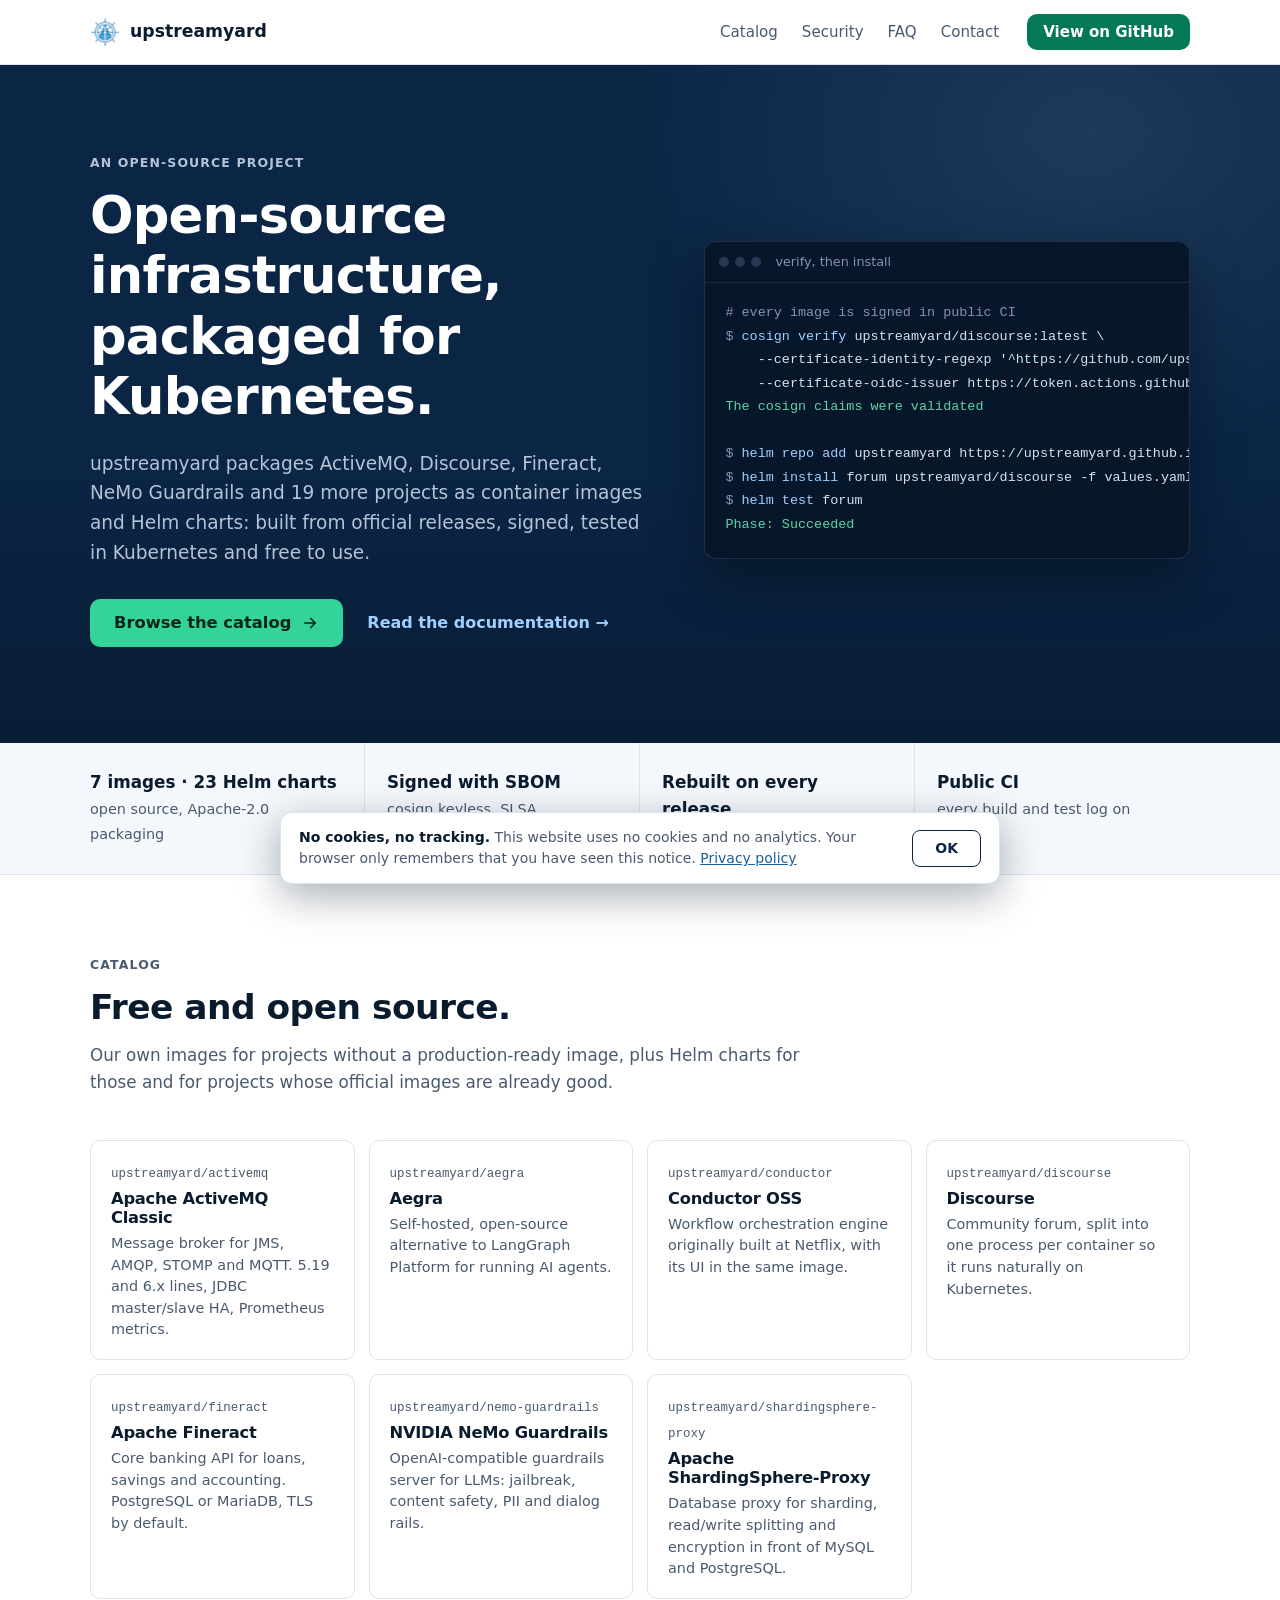
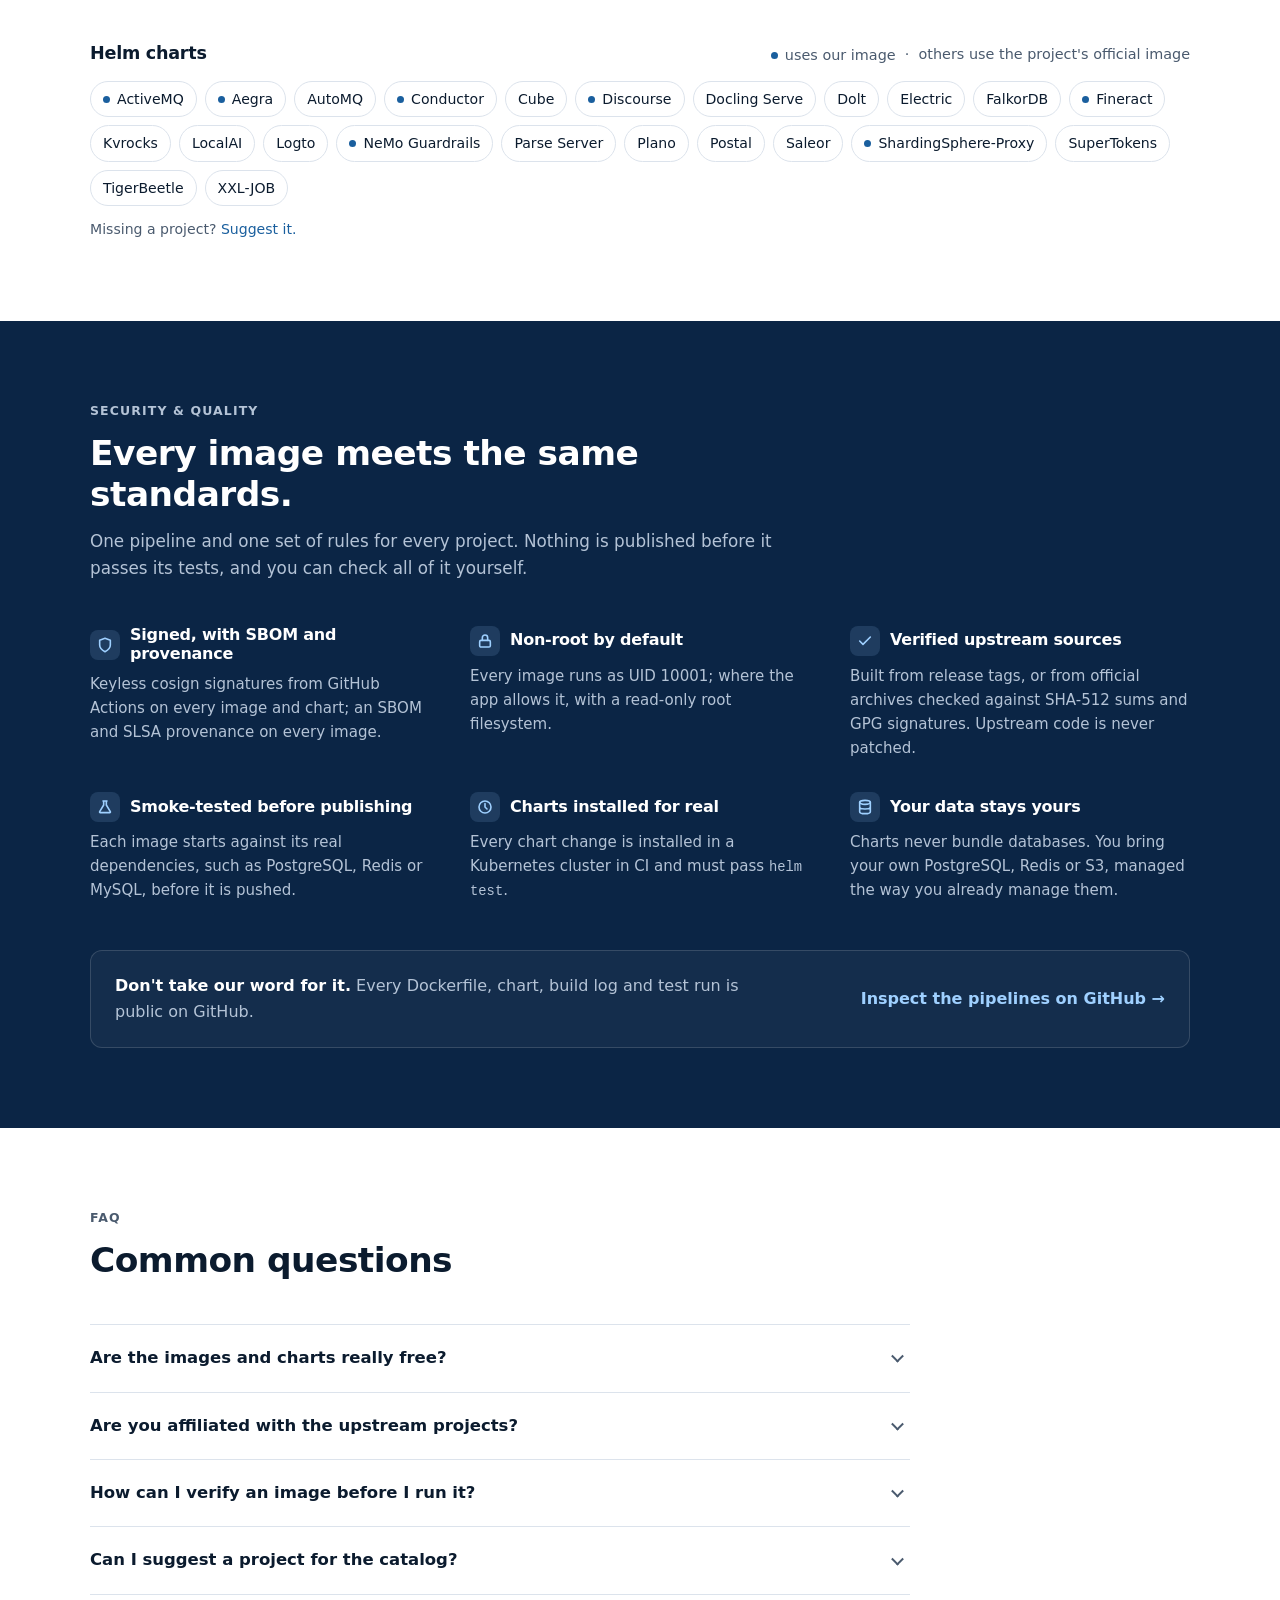
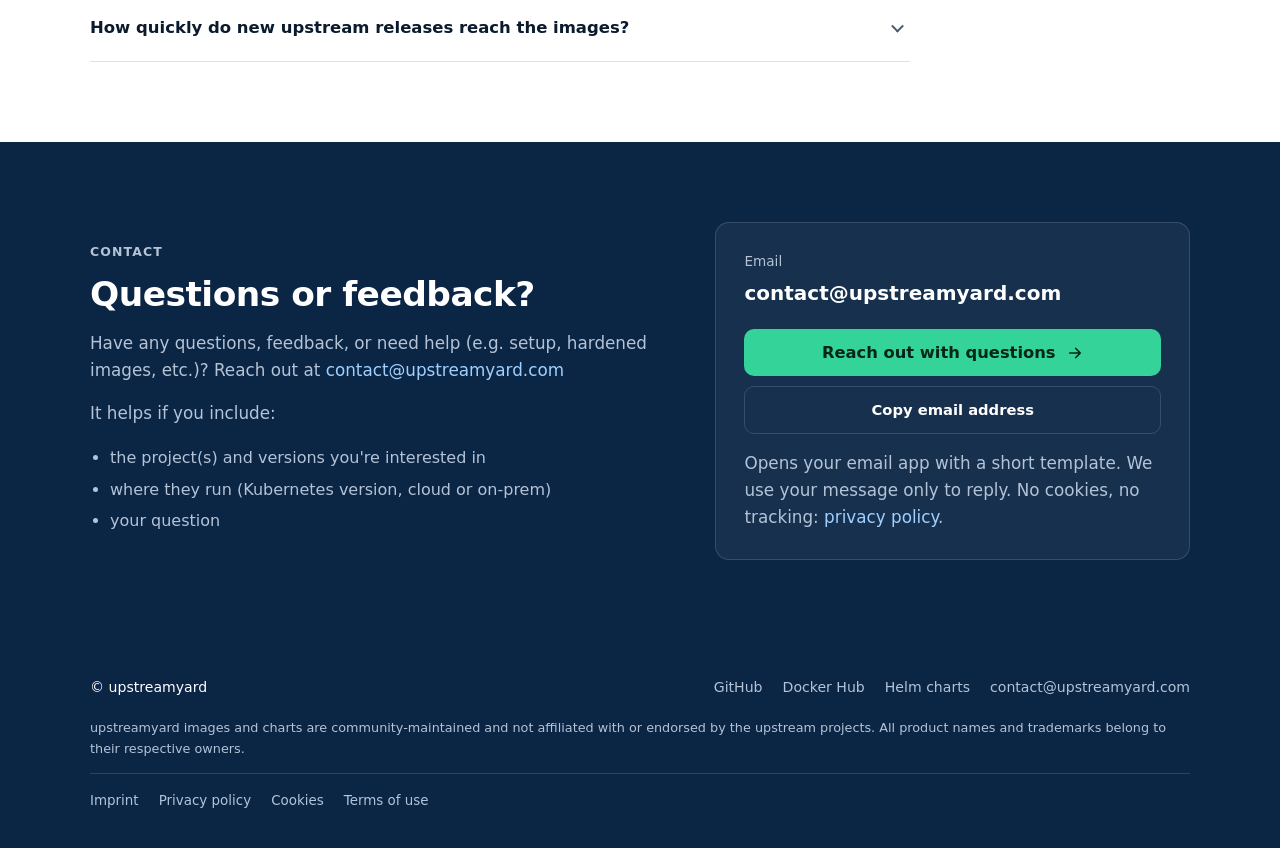
<file: index.html>
<!doctype html>
<html lang="en">
<head>
<meta charset="utf-8">
<meta name="viewport" content="width=device-width, initial-scale=1">
<title>upstreamyard · Signed container images and Helm charts for open-source infrastructure</title>
<meta name="description" content="upstreamyard is an open-source project: signed, tested container images and Helm charts for open-source infrastructure on Kubernetes, rebuilt on every upstream release and free to use.">
<meta name="color-scheme" content="light dark">
<link rel="icon" href="favicon.ico" sizes="48x48">
<link rel="icon" type="image/png" sizes="192x192" href="assets/favicon-192.png">
<link rel="apple-touch-icon" href="assets/apple-touch-icon.png">
<link rel="canonical" href="https://upstreamyard.github.io/">
<meta property="og:type" content="website">
<meta property="og:url" content="https://upstreamyard.github.io/">
<meta property="og:title" content="upstreamyard · Signed container images and Helm charts">
<meta property="og:description" content="An open-source project: signed, tested container images and Helm charts for open-source infrastructure, free to use.">
<meta property="og:image" content="https://upstreamyard.github.io/assets/logo.png">
<meta name="twitter:card" content="summary">
<style>
  /*
    Palette (60-30-10):
      60  neutrals   white / cool grey surfaces, near-navy text
      30  navy       #0b2545, hero, standards band, contact band, footer
      10  green      the call to action only, nowhere else on the page
    Blue (#1a5f9e, from the logo) is used for links and icons, never for buttons.
    Every text and button pairing meets WCAG AA (4.5:1 for text, 3:1 for buttons).
  */
  :root {
    --page: #ffffff;
    --surface: #f4f7fb;
    --card: #ffffff;
    --text: #0b1b2e;
    --muted: #4a5a6e;
    --border: #dce3ec;
    --link: #1a5f9e;
    --link-hover: #124a7d;
    --icon-bg: #e6eff8;
    --navy: #0b2545;
    --navy-2: #081c35;
    --cta: #047857;
    --cta-hover: #065f46;
    --cta-text: #ffffff;
    --code-bg: #06162b;
    --code-text: #d5e2f0;
    --code-dim: #8196ad;
    --code-cmd: #9fd0ff;
    --code-ok: #5fd3a4;
    --shadow: 0 1px 2px rgba(11, 27, 46, .05), 0 10px 30px rgba(11, 27, 46, .07);
    --radius: 12px;
    --max: 1140px;
    color-scheme: light;
  }
  @media (prefers-color-scheme: dark) {
    :root {
      --page: #0a1422;
      --surface: #0e1a2b;
      --card: #111f33;
      --text: #e8eef5;
      --muted: #a3b3c6;
      --border: #22344c;
      --link: #8cc4f5;
      --link-hover: #b3d8fa;
      --icon-bg: #16304d;
      --navy: #0f2a4a;
      --navy-2: #0c223d;
      --cta: #34d399;
      --cta-hover: #6ee7b7;
      --cta-text: #03251a;
      --code-bg: #050e1a;
      --shadow: 0 1px 2px rgba(0, 0, 0, .3), 0 10px 30px rgba(0, 0, 0, .3);
      color-scheme: dark;
    }
  }
  /* Navy sections re-point the tokens, so components inside them need no special cases. */
  .on-navy {
    --text: #ffffff;
    --muted: #b4c3d6;
    --border: rgba(255, 255, 255, .14);
    --link: #9fd0ff;
    --link-hover: #cfe8ff;
    --icon-bg: rgba(159, 208, 255, .14);
    --card: rgba(255, 255, 255, .05);
    --cta: #34d399;
    --cta-hover: #6ee7b7;
    --cta-text: #03251a;
    background: var(--navy);
    color: var(--text);
  }

  *, *::before, *::after { box-sizing: border-box; }
  html { scroll-behavior: smooth; scroll-padding-top: 72px; }
  body {
    margin: 0;
    background: var(--page);
    color: var(--text);
    font: 16px/1.6 ui-sans-serif, system-ui, -apple-system, "Segoe UI", Roboto, "Helvetica Neue", Arial, sans-serif;
    -webkit-font-smoothing: antialiased;
  }
  img { max-width: 100%; display: block; }
  a { color: var(--link); text-decoration: none; }
  a:hover { color: var(--link-hover); text-decoration: underline; }
  code, pre { font-family: ui-monospace, SFMono-Regular, "SF Mono", Menlo, Consolas, "Liberation Mono", monospace; font-size: .92em; }
  :focus-visible { outline: 3px solid var(--link); outline-offset: 2px; border-radius: 6px; }

  .wrap { max-width: var(--max); margin: 0 auto; padding-inline: 20px; }
  section { padding-block: 80px; }
  .eyebrow {
    display: block; margin-bottom: 12px;
    font-size: .78rem; font-weight: 650; letter-spacing: .09em; text-transform: uppercase;
    color: var(--muted);
  }
  h1, h2, h3 { margin: 0; line-height: 1.18; letter-spacing: -.015em; }
  h1 { font-size: clamp(2.1rem, 4.4vw, 3.2rem); font-weight: 750; }
  h2 { font-size: clamp(1.6rem, 3vw, 2.15rem); font-weight: 720; }
  h3 { font-size: 1.1rem; font-weight: 650; }
  .section-head { max-width: 46em; margin-bottom: 44px; }
  .section-head p { color: var(--muted); margin: 14px 0 0; font-size: 1.05rem; }

  /* The one call to action. Same color and wording everywhere it appears. */
  .cta {
    display: inline-flex; align-items: center; justify-content: center; gap: 10px;
    padding: 14px 24px; border-radius: 10px;
    background: var(--cta); color: var(--cta-text);
    font-weight: 650; font-size: 1.02rem; line-height: 1.2;
    border: 0; cursor: pointer;
    transition: background-color .15s;
  }
  .cta:hover { background: var(--cta-hover); color: var(--cta-text); text-decoration: none; }
  .cta svg { width: 18px; height: 18px; flex: none; }
  .cta-sm { padding: 9px 16px; font-size: .94rem; white-space: nowrap; }
  .text-link { font-weight: 600; }
  .note { color: var(--muted); font-size: .88rem; margin: 12px 0 0; }

  /* Header: minimal, anchored, with the CTA always in reach */
  header.site {
    position: sticky; top: 0; z-index: 10;
    background: color-mix(in srgb, var(--page) 90%, transparent);
    backdrop-filter: saturate(1.4) blur(10px);
    -webkit-backdrop-filter: saturate(1.4) blur(10px);
    border-bottom: 1px solid var(--border);
  }
  header.site .wrap { display: flex; align-items: center; gap: 28px; height: 64px; }
  .brand { display: flex; align-items: center; gap: 10px; font-weight: 700; font-size: 1.08rem; color: var(--text); }
  .brand:hover { text-decoration: none; color: var(--text); }
  .brand img { width: 30px; height: 30px; border-radius: 7px; background: #fff; }
  nav.links { display: flex; gap: 24px; margin-left: auto; }
  nav.links a { color: var(--muted); font-weight: 500; font-size: .94rem; }
  nav.links a:hover { color: var(--text); text-decoration: none; }
  @media (max-width: 820px) {
    nav.links { display: none; }
    header.site .cta { margin-left: auto; }
  }

  /* Hero */
  .hero { padding-block: 88px 96px; position: relative; overflow: hidden; }
  .hero::after {
    content: ""; position: absolute; inset: 0; pointer-events: none;
    background:
      radial-gradient(60% 80% at 85% 10%, rgba(159, 208, 255, .12), transparent 60%),
      linear-gradient(180deg, transparent 60%, var(--navy-2));
  }
  .hero .wrap { position: relative; z-index: 1; }
  .hero-grid { display: grid; grid-template-columns: 1.15fr 1fr; gap: 56px; align-items: center; }
  @media (max-width: 940px) { .hero-grid { grid-template-columns: 1fr; gap: 44px; } }
  .hero .lead { font-size: 1.16rem; color: var(--muted); margin: 22px 0 0; max-width: 34em; }
  .hero-actions { display: flex; flex-wrap: wrap; align-items: center; gap: 14px 24px; margin-top: 32px; }
  .hero .note { color: var(--muted); }

  .terminal {
    background: var(--code-bg); color: var(--code-text);
    border: 1px solid rgba(255, 255, 255, .1); border-radius: var(--radius);
    box-shadow: 0 20px 50px rgba(0, 0, 0, .35);
    overflow: hidden; min-width: 0;
  }
  .terminal-bar {
    display: flex; align-items: center; gap: 6px;
    padding: 10px 14px; border-bottom: 1px solid rgba(255, 255, 255, .08);
    color: var(--code-dim); font-size: .8rem;
  }
  .terminal-bar i { width: 10px; height: 10px; border-radius: 50%; background: #253752; }
  .terminal-bar b { font-weight: 500; margin-left: 8px; }
  .terminal pre { margin: 0; padding: 18px 20px 22px; overflow-x: auto; font-size: .84rem; line-height: 1.75; }
  .terminal .c { color: var(--code-dim); }
  .terminal .p { color: var(--code-dim); user-select: none; }
  .terminal .k { color: var(--code-cmd); }
  .terminal .ok { color: var(--code-ok); }

  /* Proof bar: verifiable facts, not logos we don't have */
  .proof { padding-block: 0; background: var(--surface); border-bottom: 1px solid var(--border); }
  .proof ul {
    list-style: none; margin: 0; padding: 0;
    display: grid; grid-template-columns: repeat(4, 1fr);
  }
  .proof li { padding: 26px 22px; border-right: 1px solid var(--border); }
  .proof li:first-child { padding-left: 0; }
  .proof li:last-child { border-right: 0; }
  .proof b { display: block; font-size: 1.05rem; }
  .proof span { color: var(--muted); font-size: .9rem; }
  @media (max-width: 860px) {
    .proof ul { grid-template-columns: 1fr 1fr; }
    .proof li { padding: 20px 16px 20px 0; border-right: 0; border-bottom: 1px solid var(--border); }
    .proof li:nth-last-child(-n+2) { border-bottom: 0; }
  }


  /* Standards band */
  .icon {
    width: 42px; height: 42px; border-radius: 10px; flex: none;
    display: grid; place-items: center;
    background: var(--icon-bg); color: var(--link);
  }
  .standards { display: grid; grid-template-columns: repeat(3, 1fr); gap: 32px 40px; }
  @media (max-width: 940px) { .standards { grid-template-columns: 1fr 1fr; } }
  @media (max-width: 620px) { .standards { grid-template-columns: 1fr; } }
  .std h3 { font-size: 1rem; display: flex; align-items: center; gap: 10px; }
  .std h3 .icon { width: 30px; height: 30px; border-radius: 8px; margin: 0; }
  .std h3 .icon svg { width: 16px; height: 16px; }
  .std p { margin: 8px 0 0; color: var(--muted); font-size: .94rem; }
  .verify {
    margin-top: 48px; padding: 22px 24px; border-radius: var(--radius);
    border: 1px solid var(--border); background: rgba(255, 255, 255, .04);
    display: flex; flex-wrap: wrap; gap: 12px 24px; align-items: center; justify-content: space-between;
  }
  .verify p { margin: 0; color: var(--muted); max-width: 40em; }
  .verify strong { color: var(--text); }

  /* Catalog */
  .images { display: grid; grid-template-columns: repeat(auto-fill, minmax(250px, 1fr)); gap: 14px; }
  .img-card {
    display: block; background: var(--card); border: 1px solid var(--border);
    border-radius: 10px; padding: 18px 20px; color: var(--text);
    transition: border-color .15s, box-shadow .15s;
  }
  .img-card:hover { border-color: var(--link); text-decoration: none; color: var(--text); box-shadow: var(--shadow); }
  .img-card code { font-size: .78rem; color: var(--muted); }
  .img-card h3 { margin: 4px 0 6px; font-size: 1.02rem; }
  .img-card p { margin: 0; color: var(--muted); font-size: .9rem; line-height: 1.5; }
  .charts-head { display: flex; flex-wrap: wrap; align-items: baseline; justify-content: space-between; gap: 8px 24px; margin: 44px 0 14px; }
  .charts-head p { margin: 0; color: var(--muted); font-size: .9rem; }
  .chips { display: flex; flex-wrap: wrap; gap: 8px; }
  .chip {
    display: inline-flex; align-items: center; gap: 7px;
    padding: 6px 12px; border-radius: 999px;
    border: 1px solid var(--border); background: var(--card);
    color: var(--text); font-size: .88rem;
  }
  .chip:hover { border-color: var(--link); color: var(--link); text-decoration: none; }
  .chip.ours::before, .legend::before { content: ""; width: 7px; height: 7px; border-radius: 50%; background: var(--link); }
  .legend { display: inline-flex; align-items: center; gap: 7px; }


  /* FAQ */
  .faq { max-width: 820px; }
  .faq details { border-bottom: 1px solid var(--border); }
  .faq details:first-of-type { border-top: 1px solid var(--border); }
  .faq summary {
    cursor: pointer; list-style: none; padding: 20px 36px 20px 0; position: relative;
    font-weight: 620; font-size: 1.03rem;
  }
  .faq summary::-webkit-details-marker { display: none; }
  .faq summary::after {
    content: ""; position: absolute; right: 8px; top: 50%;
    width: 9px; height: 9px; border-right: 2px solid var(--muted); border-bottom: 2px solid var(--muted);
    transform: translateY(-70%) rotate(45deg); transition: transform .2s;
  }
  .faq details[open] summary::after { transform: translateY(-30%) rotate(-135deg); }
  .faq details > div { padding: 0 0 22px; color: var(--muted); }
  .faq details > div p { margin: 0 0 10px; }
  .faq pre {
    margin: 10px 0 0; padding: 14px 16px; border-radius: 8px; overflow-x: auto;
    background: var(--code-bg); color: var(--code-text); font-size: .8rem; line-height: 1.6;
  }

  /* Contact */
  .contact-grid { display: grid; grid-template-columns: 1.2fr 1fr; gap: 56px; align-items: center; }
  @media (max-width: 900px) { .contact-grid { grid-template-columns: 1fr; gap: 36px; } }
  .contact-grid > div > p { color: var(--muted); margin: 16px 0 0; font-size: 1.05rem; }
  .contact-grid ul { margin: 18px 0 0; padding-left: 20px; color: var(--muted); }
  .contact-grid li { margin-bottom: 6px; }
  .contact-card {
    background: var(--card); border: 1px solid var(--border); border-radius: 14px; padding: 28px;
  }
  .contact-card small { display: block; color: var(--muted); font-size: .85rem; }
  .contact-card .addr { display: block; font-size: 1.25rem; font-weight: 650; margin: 4px 0 20px; word-break: break-all; }
  .contact-card .cta { width: 100%; }
  .copy-mail {
    width: 100%; margin-top: 10px; padding: 11px; cursor: pointer;
    font: inherit; font-size: .92rem; font-weight: 600;
    color: var(--text); background: transparent; border: 1px solid var(--border); border-radius: 10px;
  }
  .copy-mail:hover { border-color: var(--muted); }

  /* Footer */
  footer { background: var(--navy-2); padding-block: 36px; font-size: .88rem; }
  footer .wrap { display: flex; flex-wrap: wrap; gap: 14px 32px; justify-content: space-between; align-items: center; }
  footer nav { display: flex; flex-wrap: wrap; gap: 20px; }
  footer nav a { color: var(--muted); }
  footer nav a:hover { color: var(--text); }
  footer .legal { flex-basis: 100%; color: var(--muted); font-size: .8rem; margin: 6px 0 0; }
  footer .legal-links {
    flex-basis: 100%; padding-top: 16px; border-top: 1px solid var(--border);
    display: flex; flex-wrap: wrap; gap: 8px 20px; font-size: .84rem;
  }

  @media (prefers-reduced-motion: reduce) {
    html { scroll-behavior: auto; }
    * { transition: none !important; }
  }
</style>
</head>
<body>

<header class="site">
  <div class="wrap">
    <a class="brand" href="#top" aria-label="upstreamyard home">
      <img src="assets/logo.png" alt="" width="30" height="30">
      upstreamyard
    </a>
    <nav class="links" aria-label="Sections">
      <a href="#catalog">Catalog</a>
      <a href="#security">Security</a>
      <a href="#faq">FAQ</a>
      <a href="#contact">Contact</a>
    </nav>
    <a class="cta cta-sm" href="https://github.com/upstreamyard" target="_blank" rel="noopener">View on GitHub</a>
  </div>
</header>

<main id="top">

  <!-- Hero: what the project is, where to start -->
  <section class="hero on-navy">
    <div class="wrap hero-grid">
      <div>
        <span class="eyebrow">An open-source project</span>
        <h1>Open-source infrastructure, packaged for Kubernetes.</h1>
        <p class="lead">
          upstreamyard packages ActiveMQ, Discourse, Fineract, NeMo Guardrails and 19 more projects as container
          images and Helm charts: built from official releases, signed, tested in Kubernetes and free to use.
        </p>
        <div class="hero-actions">
          <a class="cta" href="#catalog">
            Browse the catalog
            <svg viewBox="0 0 24 24" fill="none" stroke="currentColor" stroke-width="2.2" stroke-linecap="round" stroke-linejoin="round" aria-hidden="true"><path d="M5 12h14M13 6l6 6-6 6"/></svg>
          </a>
          <a class="text-link" href="https://github.com/upstreamyard/helm-charts#readme" target="_blank" rel="noopener">Read the documentation →</a>
        </div>
      </div>

      <div class="terminal" role="figure" aria-label="Example: install a chart and verify its image signature">
        <div class="terminal-bar"><i></i><i></i><i></i><b>verify, then install</b></div>
<pre><span class="c"># every image is signed in public CI</span>
<span class="p">$ </span><span class="k">cosign verify</span> upstreamyard/discourse:latest \
    --certificate-identity-regexp '^https://github.com/upstreamyard/discourse/' \
    --certificate-oidc-issuer https://token.actions.githubusercontent.com
<span class="ok">The cosign claims were validated</span>

<span class="p">$ </span><span class="k">helm repo add</span> upstreamyard https://upstreamyard.github.io/helm-charts
<span class="p">$ </span><span class="k">helm install</span> forum upstreamyard/discourse -f values.yaml
<span class="p">$ </span><span class="k">helm test</span> forum
<span class="ok">Phase: Succeeded</span></pre>
      </div>
    </div>
  </section>

  <section class="proof" aria-label="At a glance">
    <div class="wrap">
      <ul>
        <li><b>7 images · 23 Helm charts</b><span>open source, Apache-2.0 packaging</span></li>
        <li><b>Signed with SBOM</b><span>cosign keyless, SLSA provenance</span></li>
        <li><b>Rebuilt on every release</b><span>upstream checked daily</span></li>
        <li><b>Public CI</b><span>every build and test log on GitHub</span></li>
      </ul>
    </div>
  </section>

  <section id="catalog">
    <div class="wrap">
      <div class="section-head">
        <span class="eyebrow">Catalog</span>
        <h2>Free and open source.</h2>
        <p>Our own images for projects without a production-ready image, plus Helm charts for those and
          for projects whose official images are already good.</p>
      </div>

      <div class="images">
        <a class="img-card" href="https://github.com/upstreamyard/activemq" target="_blank" rel="noopener">
          <code>upstreamyard/activemq</code>
          <h3>Apache ActiveMQ Classic</h3>
          <p>Message broker for JMS, AMQP, STOMP and MQTT. 5.19 and 6.x lines, JDBC master/slave HA, Prometheus metrics.</p>
        </a>
        <a class="img-card" href="https://github.com/upstreamyard/aegra" target="_blank" rel="noopener">
          <code>upstreamyard/aegra</code>
          <h3>Aegra</h3>
          <p>Self-hosted, open-source alternative to LangGraph Platform for running AI agents.</p>
        </a>
        <a class="img-card" href="https://github.com/upstreamyard/conductor" target="_blank" rel="noopener">
          <code>upstreamyard/conductor</code>
          <h3>Conductor OSS</h3>
          <p>Workflow orchestration engine originally built at Netflix, with its UI in the same image.</p>
        </a>
        <a class="img-card" href="https://github.com/upstreamyard/discourse" target="_blank" rel="noopener">
          <code>upstreamyard/discourse</code>
          <h3>Discourse</h3>
          <p>Community forum, split into one process per container so it runs naturally on Kubernetes.</p>
        </a>
        <a class="img-card" href="https://github.com/upstreamyard/fineract" target="_blank" rel="noopener">
          <code>upstreamyard/fineract</code>
          <h3>Apache Fineract</h3>
          <p>Core banking API for loans, savings and accounting. PostgreSQL or MariaDB, TLS by default.</p>
        </a>
        <a class="img-card" href="https://github.com/upstreamyard/nemo-guardrails" target="_blank" rel="noopener">
          <code>upstreamyard/nemo-guardrails</code>
          <h3>NVIDIA NeMo Guardrails</h3>
          <p>OpenAI-compatible guardrails server for LLMs: jailbreak, content safety, PII and dialog rails.</p>
        </a>
        <a class="img-card" href="https://github.com/upstreamyard/shardingsphere-proxy" target="_blank" rel="noopener">
          <code>upstreamyard/shardingsphere-proxy</code>
          <h3>Apache ShardingSphere-Proxy</h3>
          <p>Database proxy for sharding, read/write splitting and encryption in front of MySQL and PostgreSQL.</p>
        </a>
      </div>

      <div class="charts-head">
        <h3>Helm charts</h3>
        <p><span class="legend">uses our image</span> &nbsp;·&nbsp; others use the project's official image</p>
      </div>
      <div class="chips">
        <a class="chip ours" href="https://github.com/upstreamyard/helm-charts/tree/main/charts/activemq" target="_blank" rel="noopener">ActiveMQ</a>
        <a class="chip ours" href="https://github.com/upstreamyard/helm-charts/tree/main/charts/aegra" target="_blank" rel="noopener">Aegra</a>
        <a class="chip" href="https://github.com/upstreamyard/helm-charts/tree/main/charts/automq" target="_blank" rel="noopener">AutoMQ</a>
        <a class="chip ours" href="https://github.com/upstreamyard/helm-charts/tree/main/charts/conductor" target="_blank" rel="noopener">Conductor</a>
        <a class="chip" href="https://github.com/upstreamyard/helm-charts/tree/main/charts/cube" target="_blank" rel="noopener">Cube</a>
        <a class="chip ours" href="https://github.com/upstreamyard/helm-charts/tree/main/charts/discourse" target="_blank" rel="noopener">Discourse</a>
        <a class="chip" href="https://github.com/upstreamyard/helm-charts/tree/main/charts/docling-serve" target="_blank" rel="noopener">Docling Serve</a>
        <a class="chip" href="https://github.com/upstreamyard/helm-charts/tree/main/charts/dolt" target="_blank" rel="noopener">Dolt</a>
        <a class="chip" href="https://github.com/upstreamyard/helm-charts/tree/main/charts/electric" target="_blank" rel="noopener">Electric</a>
        <a class="chip" href="https://github.com/upstreamyard/helm-charts/tree/main/charts/falkordb" target="_blank" rel="noopener">FalkorDB</a>
        <a class="chip ours" href="https://github.com/upstreamyard/helm-charts/tree/main/charts/fineract" target="_blank" rel="noopener">Fineract</a>
        <a class="chip" href="https://github.com/upstreamyard/helm-charts/tree/main/charts/kvrocks" target="_blank" rel="noopener">Kvrocks</a>
        <a class="chip" href="https://github.com/upstreamyard/helm-charts/tree/main/charts/localai" target="_blank" rel="noopener">LocalAI</a>
        <a class="chip" href="https://github.com/upstreamyard/helm-charts/tree/main/charts/logto" target="_blank" rel="noopener">Logto</a>
        <a class="chip ours" href="https://github.com/upstreamyard/helm-charts/tree/main/charts/nemo-guardrails" target="_blank" rel="noopener">NeMo Guardrails</a>
        <a class="chip" href="https://github.com/upstreamyard/helm-charts/tree/main/charts/parse-server" target="_blank" rel="noopener">Parse Server</a>
        <a class="chip" href="https://github.com/upstreamyard/helm-charts/tree/main/charts/plano" target="_blank" rel="noopener">Plano</a>
        <a class="chip" href="https://github.com/upstreamyard/helm-charts/tree/main/charts/postal" target="_blank" rel="noopener">Postal</a>
        <a class="chip" href="https://github.com/upstreamyard/helm-charts/tree/main/charts/saleor" target="_blank" rel="noopener">Saleor</a>
        <a class="chip ours" href="https://github.com/upstreamyard/helm-charts/tree/main/charts/shardingsphere-proxy" target="_blank" rel="noopener">ShardingSphere-Proxy</a>
        <a class="chip" href="https://github.com/upstreamyard/helm-charts/tree/main/charts/supertokens" target="_blank" rel="noopener">SuperTokens</a>
        <a class="chip" href="https://github.com/upstreamyard/helm-charts/tree/main/charts/tigerbeetle" target="_blank" rel="noopener">TigerBeetle</a>
        <a class="chip" href="https://github.com/upstreamyard/helm-charts/tree/main/charts/xxl-job" target="_blank" rel="noopener">XXL-JOB</a>
      </div>
      <p class="note">Missing a project? <a href="#contact">Suggest it.</a></p>
    </div>
  </section>

  <section id="security" class="on-navy">
    <div class="wrap">
      <div class="section-head">
        <span class="eyebrow">Security &amp; quality</span>
        <h2>Every image meets the same standards.</h2>
        <p>One pipeline and one set of rules for every project. Nothing is published before it passes its tests,
          and you can check all of it yourself.</p>
      </div>

      <div class="standards">
        <div class="std">
          <h3><span class="icon" aria-hidden="true"><svg viewBox="0 0 24 24" fill="none" stroke="currentColor" stroke-width="2.4" stroke-linecap="round" stroke-linejoin="round"><path d="M12 22s8-4 8-10V5l-8-3-8 3v7c0 6 8 10 8 10z"/></svg></span>Signed, with SBOM and provenance</h3>
          <p>Keyless cosign signatures from GitHub Actions on every image and chart; an SBOM and SLSA provenance on every image.</p>
        </div>
        <div class="std">
          <h3><span class="icon" aria-hidden="true"><svg viewBox="0 0 24 24" fill="none" stroke="currentColor" stroke-width="2.4" stroke-linecap="round" stroke-linejoin="round"><rect x="4" y="11" width="16" height="10" rx="2"/><path d="M8 11V7a4 4 0 0 1 8 0v4"/></svg></span>Non-root by default</h3>
          <p>Every image runs as UID 10001; where the app allows it, with a read-only root filesystem.</p>
        </div>
        <div class="std">
          <h3><span class="icon" aria-hidden="true"><svg viewBox="0 0 24 24" fill="none" stroke="currentColor" stroke-width="2.4" stroke-linecap="round" stroke-linejoin="round"><path d="M20 6 9 17l-5-5"/></svg></span>Verified upstream sources</h3>
          <p>Built from release tags, or from official archives checked against SHA-512 sums and GPG signatures. Upstream code is never patched.</p>
        </div>
        <div class="std">
          <h3><span class="icon" aria-hidden="true"><svg viewBox="0 0 24 24" fill="none" stroke="currentColor" stroke-width="2.4" stroke-linecap="round" stroke-linejoin="round"><path d="M9 3h6M10 3v6L4 19a1 1 0 0 0 .9 1.5h14.2A1 1 0 0 0 20 19l-6-10V3"/></svg></span>Smoke-tested before publishing</h3>
          <p>Each image starts against its real dependencies, such as PostgreSQL, Redis or MySQL, before it is pushed.</p>
        </div>
        <div class="std">
          <h3><span class="icon" aria-hidden="true"><svg viewBox="0 0 24 24" fill="none" stroke="currentColor" stroke-width="2.4" stroke-linecap="round" stroke-linejoin="round"><circle cx="12" cy="12" r="9"/><path d="M12 7v5l3 3"/></svg></span>Charts installed for real</h3>
          <p>Every chart change is installed in a Kubernetes cluster in CI and must pass <code>helm test</code>.</p>
        </div>
        <div class="std">
          <h3><span class="icon" aria-hidden="true"><svg viewBox="0 0 24 24" fill="none" stroke="currentColor" stroke-width="2.4" stroke-linecap="round" stroke-linejoin="round"><ellipse cx="12" cy="5" rx="8" ry="3"/><path d="M4 5v14c0 1.7 3.6 3 8 3s8-1.3 8-3V5M4 12c0 1.7 3.6 3 8 3s8-1.3 8-3"/></svg></span>Your data stays yours</h3>
          <p>Charts never bundle databases. You bring your own PostgreSQL, Redis or S3, managed the way you already manage them.</p>
        </div>
      </div>

      <div class="verify">
        <p><strong>Don't take our word for it.</strong> Every Dockerfile, chart, build log and test run is public on GitHub.</p>
        <a class="text-link" href="https://github.com/upstreamyard" target="_blank" rel="noopener">Inspect the pipelines on GitHub →</a>
      </div>
    </div>
  </section>

  <section id="faq">
    <div class="wrap">
      <div class="section-head">
        <span class="eyebrow">FAQ</span>
        <h2>Common questions</h2>
      </div>
      <div class="faq">
        <details>
          <summary>Are the images and charts really free?</summary>
          <div><p>Yes. The Dockerfiles, scripts and Helm charts are open source under Apache-2.0, and the images are public on Docker Hub and GHCR. Each application keeps its own upstream license.</p></div>
        </details>
        <details>
          <summary>Are you affiliated with the upstream projects?</summary>
          <div><p>No. upstreamyard images and charts are community-maintained. We build from the projects' official releases and never patch their code; bugs we find are reported upstream.</p></div>
        </details>
        <details>
          <summary>How can I verify an image before I run it?</summary>
          <div>
            <p>Every image is signed keylessly in GitHub Actions and carries an SBOM and SLSA provenance:</p>
<pre>cosign verify upstreamyard/&lt;image&gt;:&lt;tag&gt; \
  --certificate-identity-regexp '^https://github.com/upstreamyard/&lt;image&gt;/' \
  --certificate-oidc-issuer https://token.actions.githubusercontent.com</pre>
          </div>
        </details>
        <details>
          <summary>Can I suggest a project for the catalog?</summary>
          <div><p>Yes. <a href="#contact">Write to us</a> with the project's name and a link to its releases. New images and charts go through the same process as the existing ones: built from official releases, signed and tested.</p></div>
        </details>
        <details>
          <summary>How quickly do new upstream releases reach the images?</summary>
          <div><p>Every image repository checks for new releases daily. A new release is built, smoke-tested, signed and published automatically, and the matching chart update is tested in Kubernetes before it is released.</p></div>
        </details>
      </div>
    </div>
  </section>

  <section id="contact" class="on-navy">
    <div class="wrap contact-grid">
      <div>
        <span class="eyebrow">Contact</span>
        <h2>Questions or feedback?</h2>
        <p>Have any questions, feedback, or need help (e.g. setup, hardened images, etc.)? Reach out at
          <a href="mailto:contact@upstreamyard.com">contact@upstreamyard.com</a></p>
        <p>It helps if you include:</p>
        <ul>
          <li>the project(s) and versions you're interested in</li>
          <li>where they run (Kubernetes version, cloud or on-prem)</li>
          <li>your question</li>
        </ul>
      </div>
      <div class="contact-card">
        <small>Email</small>
        <span class="addr">contact@upstreamyard.com</span>
        <a class="cta" href="mailto:contact@upstreamyard.com?subject=Question%20about%20upstreamyard&amp;body=Project(s)%20and%20versions%3A%0A%0AWhere%20it%20runs%20(Kubernetes%20version%2C%20cloud%20or%20on-prem)%3A%0A%0AYour%20question%3A%0A">
          Reach out with questions
          <svg viewBox="0 0 24 24" fill="none" stroke="currentColor" stroke-width="2.2" stroke-linecap="round" stroke-linejoin="round" aria-hidden="true"><path d="M5 12h14M13 6l6 6-6 6"/></svg>
        </a>
        <button class="copy-mail" type="button" data-copy="contact@upstreamyard.com">Copy email address</button>
        <p class="note">Opens your email app with a short template. We use your message only to reply.
          No cookies, no tracking: <a href="privacy.html" target="_blank" rel="noopener">privacy policy</a>.</p>
      </div>
    </div>
  </section>

</main>

<footer class="on-navy">
  <div class="wrap">
    <span>© upstreamyard</span>
    <nav aria-label="Elsewhere">
      <a href="https://github.com/upstreamyard" target="_blank" rel="noopener">GitHub</a>
      <a href="https://hub.docker.com/u/upstreamyard" target="_blank" rel="noopener">Docker Hub</a>
      <a href="https://github.com/upstreamyard/helm-charts" target="_blank" rel="noopener">Helm charts</a>
      <a href="mailto:contact@upstreamyard.com">contact@upstreamyard.com</a>
    </nav>
    <p class="legal">upstreamyard images and charts are community-maintained and not affiliated with or endorsed by the upstream projects. All product names and trademarks belong to their respective owners.</p>
    <nav class="legal-links" aria-label="Legal">
      <a href="imprint.html" target="_blank" rel="noopener">Imprint</a>
      <a href="privacy.html" target="_blank" rel="noopener">Privacy policy</a>
      <a href="privacy.html#cookies" target="_blank" rel="noopener">Cookies</a>
      <a href="terms.html" target="_blank" rel="noopener">Terms of use</a>
    </nav>
  </div>
</footer>

<script>
  document.querySelectorAll('[data-copy]').forEach(function (btn) {
    var label = btn.textContent;
    btn.addEventListener('click', function () {
      if (!navigator.clipboard) return;
      navigator.clipboard.writeText(btn.getAttribute('data-copy')).then(function () {
        btn.textContent = 'Copied';
        setTimeout(function () { btn.textContent = label; }, 1500);
      });
    });
  });
</script>
<script src="assets/cookie-notice.js" defer></script>
</body>
</html>
</file>
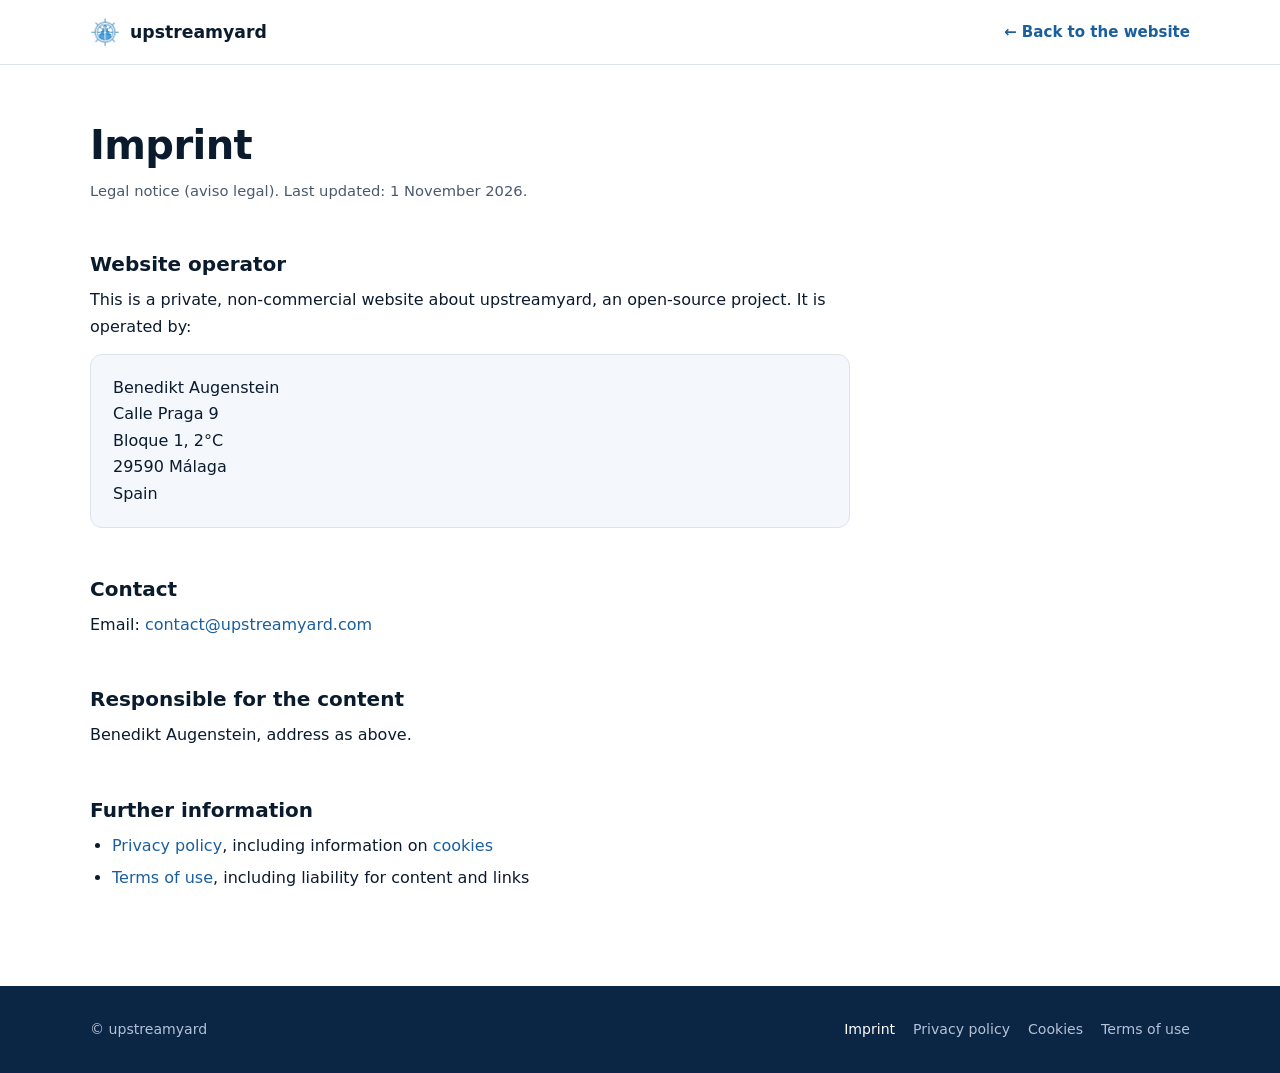
<file: imprint.html>
<!doctype html>
<html lang="en">
<head>
<meta charset="utf-8">
<meta name="viewport" content="width=device-width, initial-scale=1">
<title>Imprint · upstreamyard</title>
<meta name="description" content="Legal notice (aviso legal) for upstreamyard.">
<meta name="color-scheme" content="light dark">
<link rel="icon" href="favicon.ico" sizes="48x48">
<link rel="icon" type="image/png" sizes="192x192" href="assets/favicon-192.png">
<link rel="apple-touch-icon" href="assets/apple-touch-icon.png">
<link rel="canonical" href="https://upstreamyard.github.io/imprint.html">
<link rel="stylesheet" href="assets/legal.css">
</head>
<body>

<header class="site">
  <div class="wrap">
    <a class="brand" href="./"><img src="assets/logo.png" alt="" width="30" height="30">upstreamyard</a>
    <a class="back" href="./">← Back to the website</a>
  </div>
</header>

<main>
  <div class="wrap">
    <article>
      <h1>Imprint</h1>
      <p class="updated">Legal notice (aviso legal). Last updated: 1 November 2026.</p>

      <h2>Website operator</h2>
      <p>This is a private, non-commercial website about upstreamyard, an open-source project. It is operated by:</p>
      <div class="box">
        <address>
          Benedikt Augenstein<br>
          Calle Praga 9<br>
          Bloque 1, 2°C<br>
          29590 Málaga<br>
          Spain
        </address>
      </div>

      <h2>Contact</h2>
      <p>Email: <a href="mailto:contact@upstreamyard.com">contact@upstreamyard.com</a></p>

      <h2>Responsible for the content</h2>
      <p>Benedikt Augenstein, address as above.</p>

      <h2>Further information</h2>
      <ul>
        <li><a href="privacy.html">Privacy policy</a>, including information on <a href="privacy.html#cookies">cookies</a></li>
        <li><a href="terms.html">Terms of use</a>, including liability for content and links</li>
      </ul>
    </article>
  </div>
</main>

<footer>
  <div class="wrap">
    <span>© upstreamyard</span>
    <nav aria-label="Legal">
      <a href="imprint.html" aria-current="page">Imprint</a>
      <a href="privacy.html">Privacy policy</a>
      <a href="privacy.html#cookies">Cookies</a>
      <a href="terms.html">Terms of use</a>
    </nav>
  </div>
</footer>

<script src="assets/cookie-notice.js" defer></script>
</body>
</html>
</file>
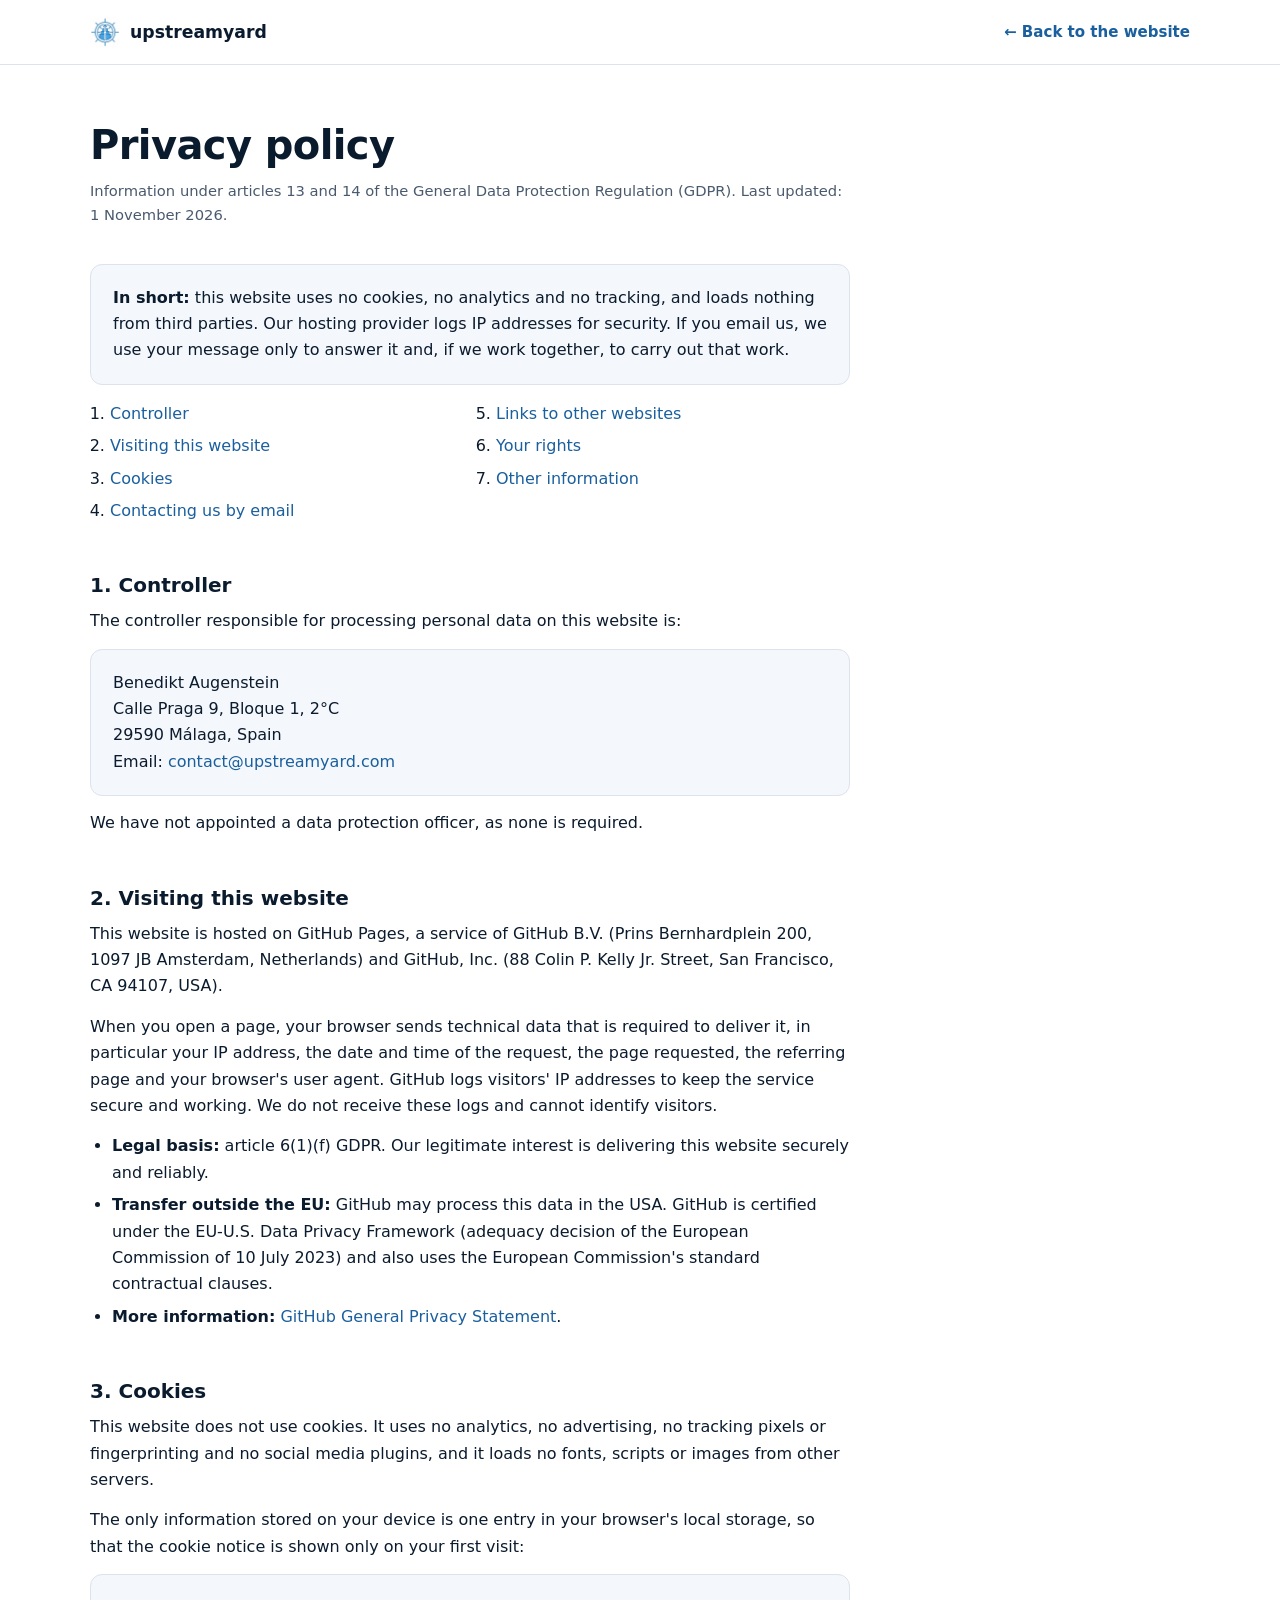
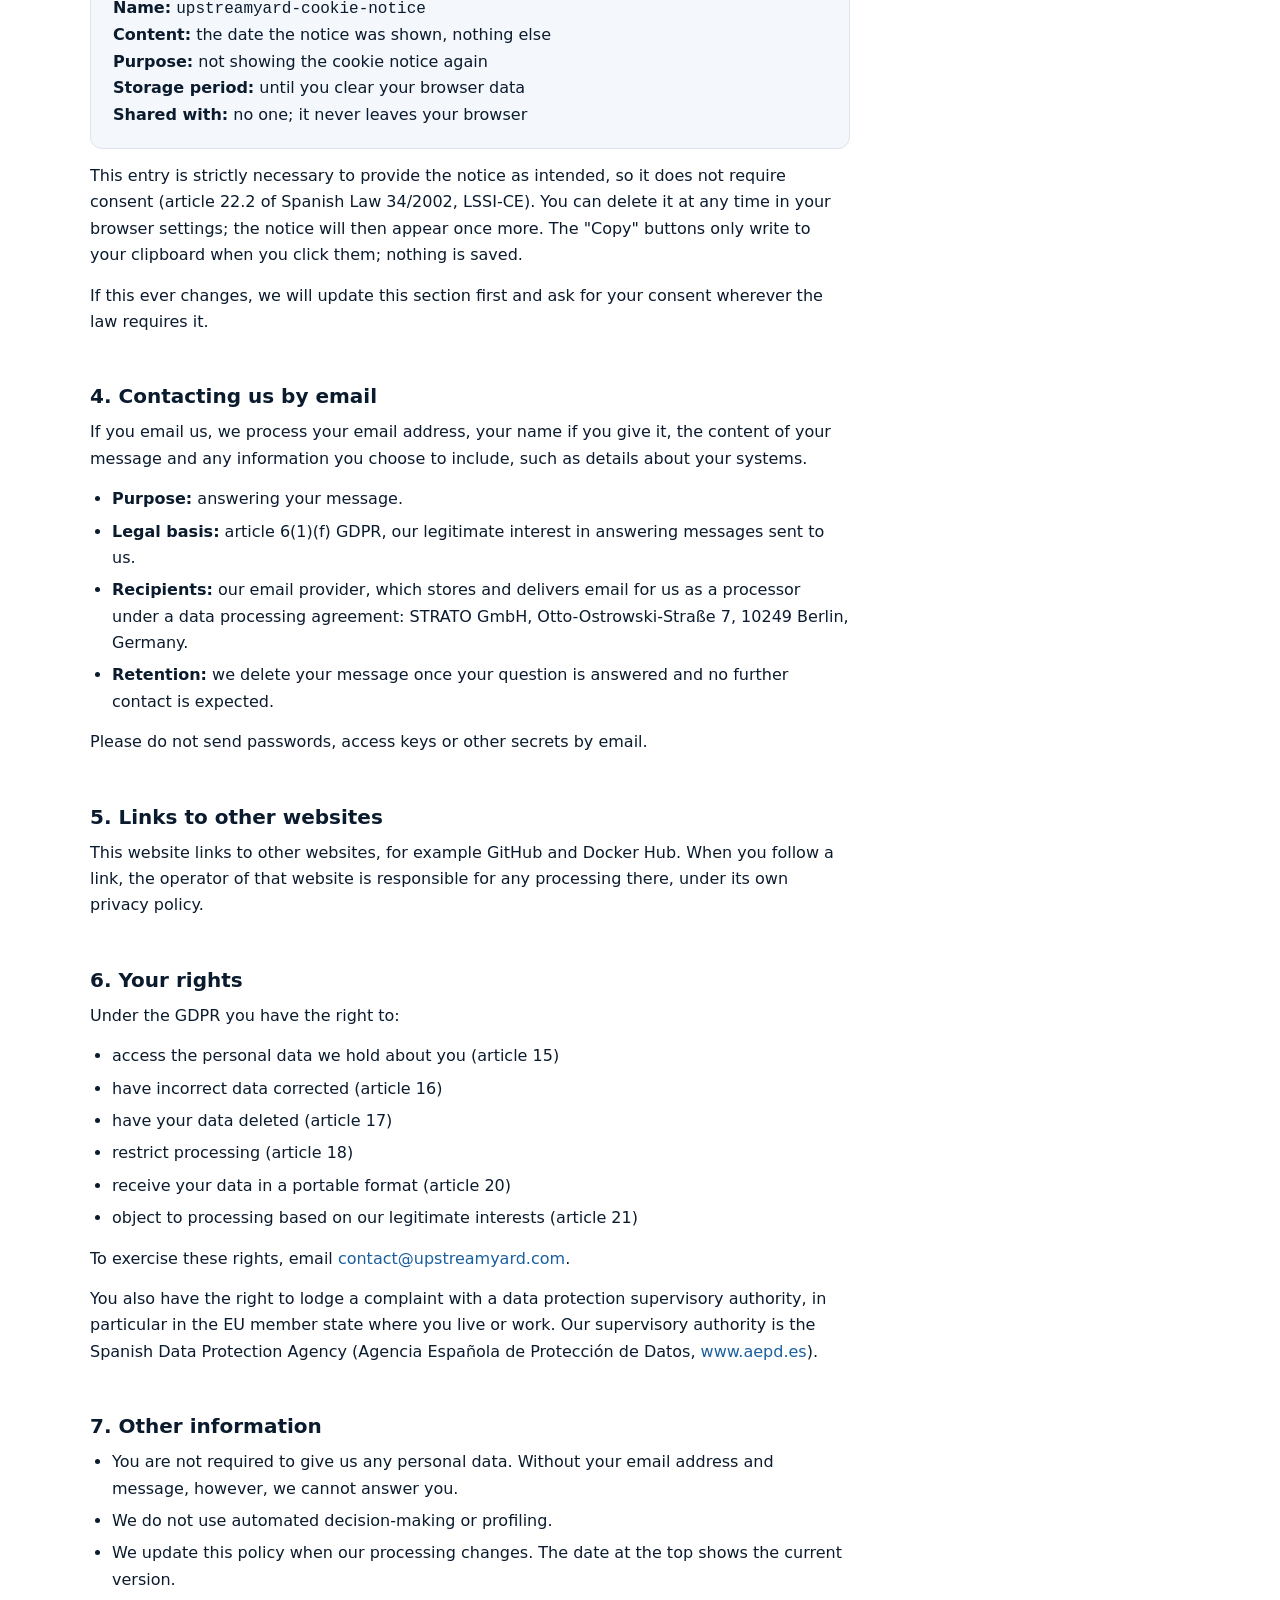
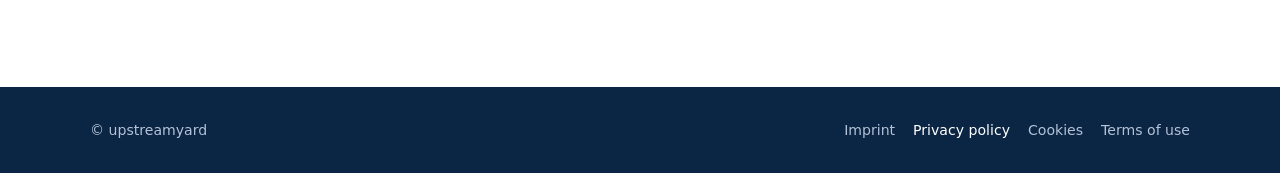
<file: privacy.html>
<!doctype html>
<html lang="en">
<head>
<meta charset="utf-8">
<meta name="viewport" content="width=device-width, initial-scale=1">
<title>Privacy policy · upstreamyard</title>
<meta name="description" content="How upstreamyard handles personal data: no cookies, no tracking, and email only to answer your enquiry.">
<meta name="color-scheme" content="light dark">
<link rel="icon" href="favicon.ico" sizes="48x48">
<link rel="icon" type="image/png" sizes="192x192" href="assets/favicon-192.png">
<link rel="apple-touch-icon" href="assets/apple-touch-icon.png">
<link rel="canonical" href="https://upstreamyard.github.io/privacy.html">
<link rel="stylesheet" href="assets/legal.css">
</head>
<body>

<header class="site">
  <div class="wrap">
    <a class="brand" href="./"><img src="assets/logo.png" alt="" width="30" height="30">upstreamyard</a>
    <a class="back" href="./">← Back to the website</a>
  </div>
</header>

<main>
  <div class="wrap">
    <article>
      <h1>Privacy policy</h1>
      <p class="updated">Information under articles 13 and 14 of the General Data Protection Regulation (GDPR). Last updated: 1 November 2026.</p>

      <div class="box">
        <p><strong>In short:</strong> this website uses no cookies, no analytics and no tracking, and loads nothing from
          third parties. Our hosting provider logs IP addresses for security. If you email us, we use your message
          only to answer it and, if we work together, to carry out that work.</p>
      </div>

      <ol class="toc">
        <li><a href="#controller">Controller</a></li>
        <li><a href="#hosting">Visiting this website</a></li>
        <li><a href="#cookies">Cookies</a></li>
        <li><a href="#email">Contacting us by email</a></li>
        <li><a href="#links">Links to other websites</a></li>
        <li><a href="#rights">Your rights</a></li>
        <li><a href="#other">Other information</a></li>
      </ol>

      <h2 id="controller">1. Controller</h2>
      <p>The controller responsible for processing personal data on this website is:</p>
      <div class="box">
        <address>
          Benedikt Augenstein<br>
          Calle Praga 9, Bloque 1, 2°C<br>
          29590 Málaga, Spain<br>
          Email: <a href="mailto:contact@upstreamyard.com">contact@upstreamyard.com</a>
        </address>
      </div>
      <p>We have not appointed a data protection officer, as none is required.</p>

      <h2 id="hosting">2. Visiting this website</h2>
      <p>This website is hosted on GitHub Pages, a service of GitHub B.V. (Prins Bernhardplein 200, 1097 JB Amsterdam,
        Netherlands) and GitHub, Inc. (88 Colin P. Kelly Jr. Street, San Francisco, CA 94107, USA).</p>
      <p>When you open a page, your browser sends technical data that is required to deliver it, in particular your
        IP address, the date and time of the request, the page requested, the referring page and your browser's
        user agent. GitHub logs visitors' IP addresses to keep the service secure and working. We do not receive
        these logs and cannot identify visitors.</p>
      <ul>
        <li><strong>Legal basis:</strong> article 6(1)(f) GDPR. Our legitimate interest is delivering this website
          securely and reliably.</li>
        <li><strong>Transfer outside the EU:</strong> GitHub may process this data in the USA. GitHub is certified under
          the EU-U.S. Data Privacy Framework (adequacy decision of the European Commission of 10 July 2023) and
          also uses the European Commission's standard contractual clauses.</li>
        <li><strong>More information:</strong>
          <a href="https://docs.github.com/en/site-policy/privacy-policies/github-general-privacy-statement" target="_blank" rel="noopener">GitHub General Privacy Statement</a>.</li>
      </ul>

      <h2 id="cookies">3. Cookies</h2>
      <p>This website does not use cookies. It uses no analytics, no advertising, no tracking pixels or
        fingerprinting and no social media plugins, and it loads no fonts, scripts or images from other servers.</p>
      <p>The only information stored on your device is one entry in your browser's local storage, so that the
        cookie notice is shown only on your first visit:</p>
      <div class="box">
        <p><strong>Name:</strong> <code>upstreamyard-cookie-notice</code><br>
          <strong>Content:</strong> the date the notice was shown, nothing else<br>
          <strong>Purpose:</strong> not showing the cookie notice again<br>
          <strong>Storage period:</strong> until you clear your browser data<br>
          <strong>Shared with:</strong> no one; it never leaves your browser</p>
      </div>
      <p>This entry is strictly necessary to provide the notice as intended, so it does not require consent (article
        22.2 of Spanish Law 34/2002, LSSI-CE). You can delete it at any time in your browser settings; the notice will
        then appear once more. The "Copy" buttons only write to your clipboard when you click them; nothing is saved.</p>
      <p>If this ever changes, we will update this section first and ask for your consent wherever the law requires it.</p>

      <h2 id="email">4. Contacting us by email</h2>
      <p>If you email us, we process your email address, your name if you give it, the content of your message and
        any information you choose to include, such as details about your systems.</p>
      <ul>
        <li><strong>Purpose:</strong> answering your message.</li>
        <li><strong>Legal basis:</strong> article 6(1)(f) GDPR, our legitimate interest in answering messages sent to us.</li>
        <li><strong>Recipients:</strong> our email provider, which stores and delivers email for us as a processor
          under a data processing agreement: STRATO GmbH, Otto-Ostrowski-Straße 7, 10249 Berlin, Germany.</li>
        <li><strong>Retention:</strong> we delete your message once your question is answered and no further contact
          is expected.</li>
      </ul>
      <p>Please do not send passwords, access keys or other secrets by email.</p>

      <h2 id="links">5. Links to other websites</h2>
      <p>This website links to other websites, for example GitHub and Docker Hub. When you follow a link, the
        operator of that website is responsible for any processing there, under its own privacy policy.</p>

      <h2 id="rights">6. Your rights</h2>
      <p>Under the GDPR you have the right to:</p>
      <ul>
        <li>access the personal data we hold about you (article 15)</li>
        <li>have incorrect data corrected (article 16)</li>
        <li>have your data deleted (article 17)</li>
        <li>restrict processing (article 18)</li>
        <li>receive your data in a portable format (article 20)</li>
        <li>object to processing based on our legitimate interests (article 21)</li>
      </ul>
      <p>To exercise these rights, email <a href="mailto:contact@upstreamyard.com">contact@upstreamyard.com</a>.</p>
      <p>You also have the right to lodge a complaint with a data protection supervisory authority, in particular in
        the EU member state where you live or work. Our supervisory authority is the Spanish Data Protection Agency
        (Agencia Española de Protección de Datos, <a href="https://www.aepd.es/" target="_blank" rel="noopener">www.aepd.es</a>).</p>

      <h2 id="other">7. Other information</h2>
      <ul>
        <li>You are not required to give us any personal data. Without your email address and message, however,
          we cannot answer you.</li>
        <li>We do not use automated decision-making or profiling.</li>
        <li>We update this policy when our processing changes. The date at the top shows the current version.</li>
      </ul>
    </article>
  </div>
</main>

<footer>
  <div class="wrap">
    <span>© upstreamyard</span>
    <nav aria-label="Legal">
      <a href="imprint.html">Imprint</a>
      <a href="privacy.html" aria-current="page">Privacy policy</a>
      <a href="privacy.html#cookies">Cookies</a>
      <a href="terms.html">Terms of use</a>
    </nav>
  </div>
</footer>

<script src="assets/cookie-notice.js" defer></script>
</body>
</html>
</file>
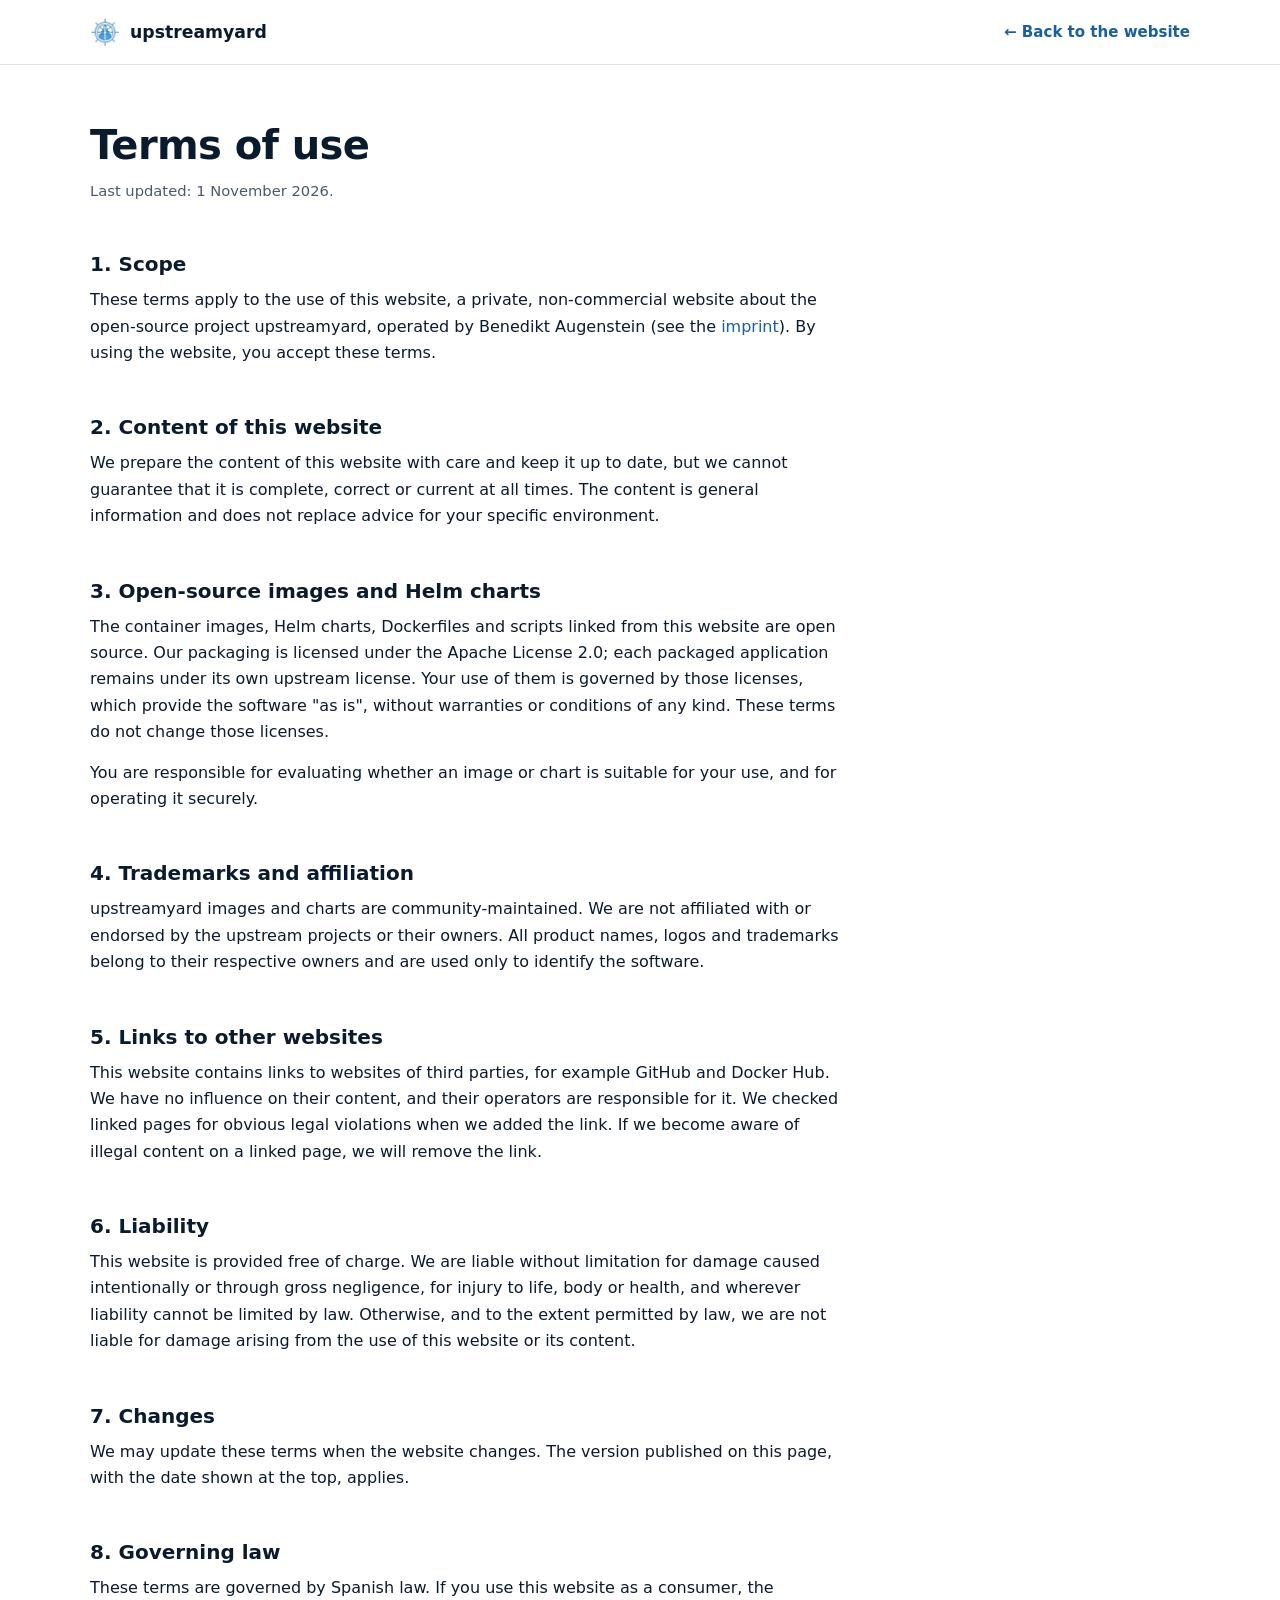
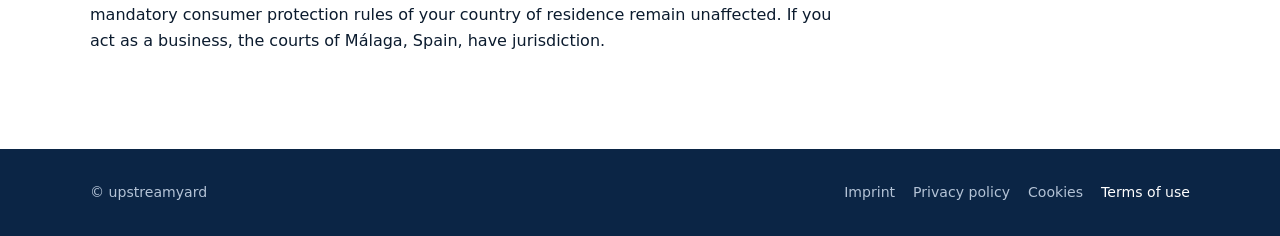
<file: terms.html>
<!doctype html>
<html lang="en">
<head>
<meta charset="utf-8">
<meta name="viewport" content="width=device-width, initial-scale=1">
<title>Terms of use · upstreamyard</title>
<meta name="description" content="Terms of use for the upstreamyard website.">
<meta name="color-scheme" content="light dark">
<link rel="icon" href="favicon.ico" sizes="48x48">
<link rel="icon" type="image/png" sizes="192x192" href="assets/favicon-192.png">
<link rel="apple-touch-icon" href="assets/apple-touch-icon.png">
<link rel="canonical" href="https://upstreamyard.github.io/terms.html">
<link rel="stylesheet" href="assets/legal.css">
</head>
<body>

<header class="site">
  <div class="wrap">
    <a class="brand" href="./"><img src="assets/logo.png" alt="" width="30" height="30">upstreamyard</a>
    <a class="back" href="./">← Back to the website</a>
  </div>
</header>

<main>
  <div class="wrap">
    <article>
      <h1>Terms of use</h1>
      <p class="updated">Last updated: 1 November 2026.</p>

      <h2>1. Scope</h2>
      <p>These terms apply to the use of this website, a private, non-commercial website about the open-source
        project upstreamyard, operated by Benedikt Augenstein (see the <a href="imprint.html">imprint</a>). By using
        the website, you accept these terms.</p>

      <h2>2. Content of this website</h2>
      <p>We prepare the content of this website with care and keep it up to date, but we cannot guarantee that it is
        complete, correct or current at all times. The content is general information and does not replace advice
        for your specific environment.</p>

      <h2>3. Open-source images and Helm charts</h2>
      <p>The container images, Helm charts, Dockerfiles and scripts linked from this website are open source. Our
        packaging is licensed under the Apache License 2.0; each packaged application remains under its own upstream
        license. Your use of them is governed by those licenses, which provide the software "as is", without
        warranties or conditions of any kind. These terms do not change those licenses.</p>
      <p>You are responsible for evaluating whether an image or chart is suitable for your use, and for operating it
        securely.</p>

      <h2>4. Trademarks and affiliation</h2>
      <p>upstreamyard images and charts are community-maintained. We are not affiliated with or endorsed by the
        upstream projects or their owners. All product names, logos and trademarks belong to their respective owners
        and are used only to identify the software.</p>

      <h2>5. Links to other websites</h2>
      <p>This website contains links to websites of third parties, for example GitHub and Docker Hub. We have no
        influence on their content, and their operators are responsible for it. We checked linked pages for obvious
        legal violations when we added the link. If we become aware of illegal content on a linked page, we will
        remove the link.</p>

      <h2>6. Liability</h2>
      <p>This website is provided free of charge. We are liable without limitation for damage caused intentionally
        or through gross negligence, for injury to life, body or health, and wherever liability cannot be limited by
        law. Otherwise, and to the extent permitted by law, we are not liable for damage arising from the use of this
        website or its content.</p>

      <h2>7. Changes</h2>
      <p>We may update these terms when the website changes. The version published on this page,
        with the date shown at the top, applies.</p>

      <h2>8. Governing law</h2>
      <p>These terms are governed by Spanish law. If you use this website as a consumer, the mandatory consumer
        protection rules of your country of residence remain unaffected. If you act as a business, the courts of
        Málaga, Spain, have jurisdiction.</p>
    </article>
  </div>
</main>

<footer>
  <div class="wrap">
    <span>© upstreamyard</span>
    <nav aria-label="Legal">
      <a href="imprint.html">Imprint</a>
      <a href="privacy.html">Privacy policy</a>
      <a href="privacy.html#cookies">Cookies</a>
      <a href="terms.html" aria-current="page">Terms of use</a>
    </nav>
  </div>
</footer>

<script src="assets/cookie-notice.js" defer></script>
</body>
</html>
</file>
<file: assets/legal.css>
/* Shared styles for the legal pages (imprint, privacy policy, terms of use).
   Same tokens as index.html, reduced to what long-form text needs. */
:root {
  --page: #ffffff;
  --surface: #f4f7fb;
  --text: #0b1b2e;
  --muted: #4a5a6e;
  --border: #dce3ec;
  --link: #1a5f9e;
  --link-hover: #124a7d;
  --navy: #0b2545;
  --on-navy: #ffffff;
  --on-navy-muted: #b4c3d6;
  --on-navy-link: #9fd0ff;
  --todo-bg: #fff4d6;
  --todo-text: #6b4500;
  color-scheme: light;
}
@media (prefers-color-scheme: dark) {
  :root {
    --page: #0a1422;
    --surface: #0e1a2b;
    --text: #e8eef5;
    --muted: #a3b3c6;
    --border: #22344c;
    --link: #8cc4f5;
    --link-hover: #b3d8fa;
    --navy: #0f2a4a;
    --todo-bg: #3a2c08;
    --todo-text: #ffd98a;
    color-scheme: dark;
  }
}

*, *::before, *::after { box-sizing: border-box; }
body {
  margin: 0;
  background: var(--page);
  color: var(--text);
  font: 16px/1.65 ui-sans-serif, system-ui, -apple-system, "Segoe UI", Roboto, "Helvetica Neue", Arial, sans-serif;
  -webkit-font-smoothing: antialiased;
}
a { color: var(--link); text-decoration: none; }
a:hover { color: var(--link-hover); text-decoration: underline; }
:focus-visible { outline: 3px solid var(--link); outline-offset: 2px; border-radius: 6px; }
.wrap { max-width: 1140px; margin: 0 auto; padding-inline: 20px; }

header.site { border-bottom: 1px solid var(--border); }
header.site .wrap { display: flex; align-items: center; justify-content: space-between; gap: 20px; height: 64px; }
.brand { display: flex; align-items: center; gap: 10px; font-weight: 700; font-size: 1.08rem; color: var(--text); }
.brand:hover { text-decoration: none; color: var(--text); }
.brand img { width: 30px; height: 30px; border-radius: 7px; background: #fff; }
header.site .back { font-weight: 600; font-size: .94rem; }

main { padding-block: 56px 80px; }
article { max-width: 760px; }
h1 { font-size: clamp(1.9rem, 4vw, 2.5rem); line-height: 1.2; margin: 0; letter-spacing: -.015em; }
.updated { color: var(--muted); margin: 10px 0 36px; font-size: .92rem; }
h2 { font-size: 1.25rem; line-height: 1.3; margin: 40px 0 10px; padding-top: 8px; }
h3 { font-size: 1.02rem; margin: 22px 0 6px; }
p, ul { margin: 0 0 14px; }
ul { padding-left: 22px; }
li { margin-bottom: 6px; }
.box {
  background: var(--surface); border: 1px solid var(--border); border-radius: 12px;
  padding: 20px 22px; margin: 0 0 14px;
}
.box p:last-child { margin-bottom: 0; }
address { font-style: normal; }
.todo {
  background: var(--todo-bg); color: var(--todo-text);
  padding: 1px 6px; border-radius: 4px; font-weight: 600;
}
.toc { columns: 2; column-gap: 32px; padding-left: 20px; margin-bottom: 8px; }
@media (max-width: 600px) { .toc { columns: 1; } }

footer { background: var(--navy); color: var(--on-navy-muted); padding-block: 32px; font-size: .88rem; }
footer .wrap { display: flex; flex-wrap: wrap; gap: 12px 28px; justify-content: space-between; align-items: center; }
footer nav { display: flex; flex-wrap: wrap; gap: 18px; }
footer a { color: var(--on-navy-muted); }
footer a:hover, footer a[aria-current="page"] { color: var(--on-navy); }
</file>
